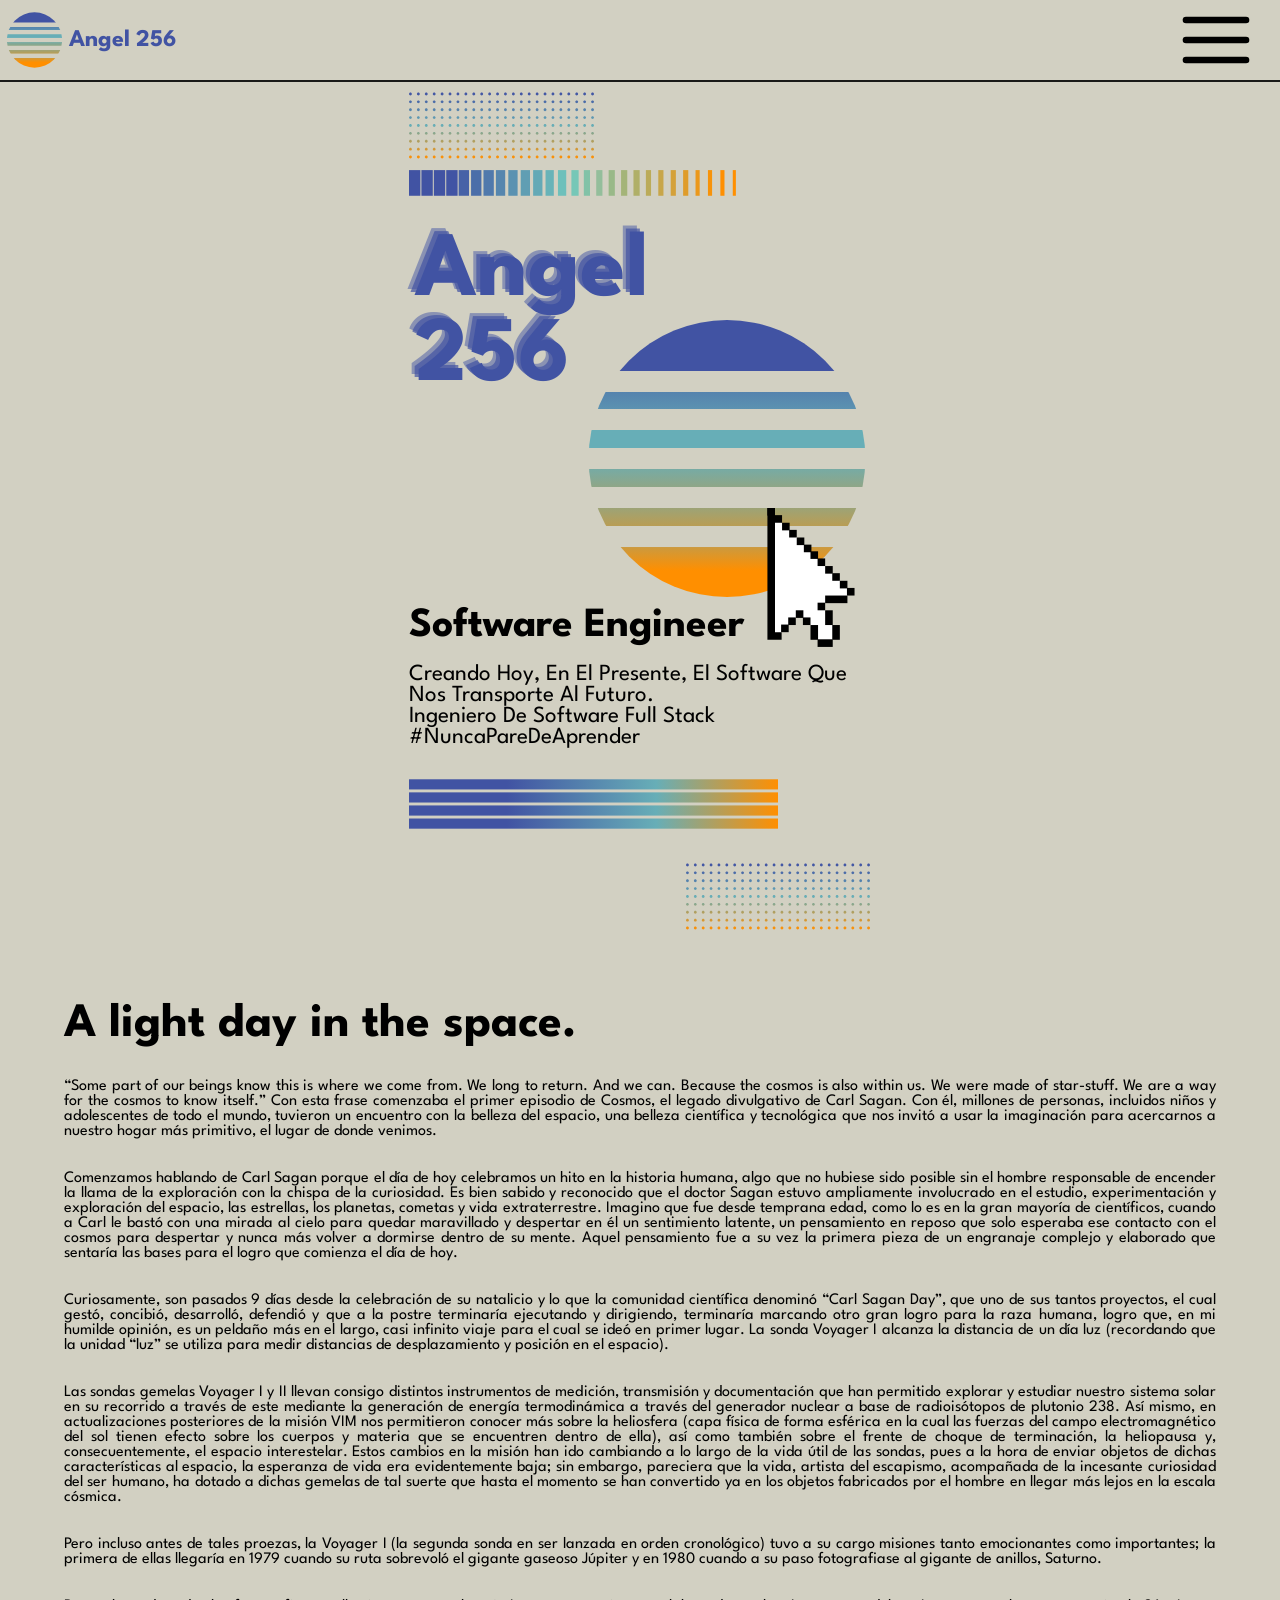
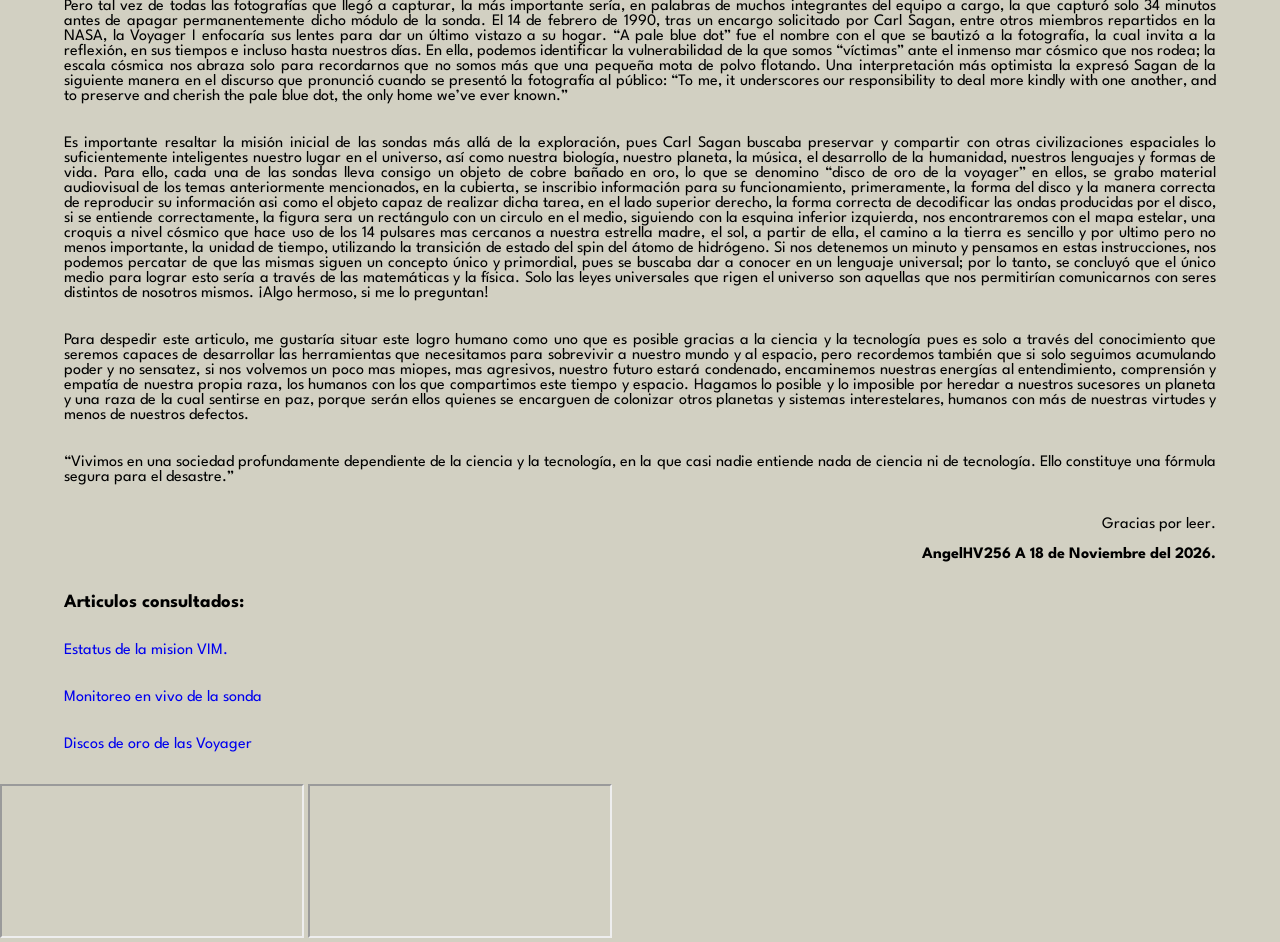
<file: index.html>
<!doctype html>
<html lang="en">
<head>
    <meta charset="UTF-8">
    <meta name="viewport" content="width=device-width, initial-scale=1">
    <title>AngelHV256</title>
    <link rel="stylesheet" href="css/styles.css">
</head>
<body>
<nav class="navbar">
    <div class="logo">
        <a href="#">
            <img src="assets/images/Elipse.svg" alt="Elipse"  class="elipse">
        </a>
        <p>Angel 256</p>
    </div>
    <img src="assets/images/menu.svg" alt="menu_icon" class="menu_icon">
    <div class="links">
        <a href="#">Inicio</a>
        <a href="#">Blog</a>
        <a href="#">Proyectos</a>
        <a href="#">CV</a>
        <a href="#">Contacto</a>
    </div>
</nav>
<div class="line"></div>
<main class="main">
    <div class="container">
        <img src="assets/images/patron%20left.svg" alt="" class="pattern left">
        <img src="assets/images/patron%20left.svg" alt="" class="pattern rigth">
        <img src="assets/images/short%20line.svg" alt="" class="short-line">
        <h2 class="subtitle">Software Engineer</h2>
        <h1 class="title">Angel 256</h1>
        <div class="name">
            <h1>Angel HV</h1>
            <h1>256</h1>
        </div>
        <h3 class="name">Angel Gabriel Hernandez Velasco</h3>
        <img src="assets/images/long%20lines.svg" alt="" class="horizon-lines">
        <div class="lema">
            <p>Creando Hoy, En El Presente, El Software Que
                <br> Nos Transporte Al Futuro.</p>
            <p>Ingeniero De Software Full Stack</p>
            <p>#NuncaPareDeAprender</p>
        </div>
        <img class="elipse-main" src="assets/images/Elipse.svg" alt="Elipse">
        <img class="cursor" src="/assets/images/Cursor.svg" alt="Cursor">
    </div>
</main>

<article>
    <h2 class="blog_title">A light day in the space.</h2>
    <p class="blog_p">
        “Some part of our beings know this is where we come from. We long to return. And we can. Because the cosmos is also within us. We were made of star-stuff. We are a way for the cosmos to know itself.” Con esta frase comenzaba el primer episodio de Cosmos, el legado divulgativo de Carl Sagan. Con él, millones de personas, incluidos niños y adolescentes de todo el mundo, tuvieron un encuentro con la belleza del espacio, una belleza científica y tecnológica que nos invitó a usar la imaginación para acercarnos a nuestro hogar más primitivo, el lugar de donde venimos.
    </p>

    <p class="blog_p">
        Comenzamos hablando de Carl Sagan porque el día de hoy celebramos un hito en la historia humana, algo que no hubiese sido posible sin el hombre responsable de encender la llama de la exploración con la chispa de la curiosidad. Es bien sabido y reconocido que el doctor Sagan estuvo ampliamente involucrado en el estudio, experimentación y exploración del espacio, las estrellas, los planetas, cometas y vida extraterrestre. Imagino que fue desde temprana edad, como lo es en la gran mayoría de científicos, cuando a Carl le bastó con una mirada al cielo para quedar maravillado y despertar en él un sentimiento latente, un pensamiento en reposo que solo esperaba ese contacto con el cosmos para despertar y nunca más volver a dormirse dentro de su mente. Aquel pensamiento fue a su vez la primera pieza de un engranaje complejo y elaborado que sentaría las bases para el logro que comienza el día de hoy.
    </p>

    <p class="blog_p">
        Curiosamente, son pasados 9 días desde la celebración de su natalicio y lo que la comunidad científica denominó “Carl Sagan Day”, que uno de sus tantos proyectos, el cual gestó, concibió, desarrolló, defendió y que a la postre terminaría ejecutando y dirigiendo, terminaría marcando otro gran logro para la raza humana, logro que, en mi humilde opinión, es un peldaño más en el largo, casi infinito viaje para el cual se ideó en primer lugar. La sonda Voyager I alcanza la distancia de un día luz (recordando que la unidad “luz” se utiliza para medir distancias de desplazamiento y posición en el espacio).
    </p>

    <p class="blog_p">
        Las sondas gemelas Voyager I y II llevan consigo distintos instrumentos de medición, transmisión y documentación que han permitido explorar y estudiar nuestro sistema solar en su recorrido a través de este mediante la generación de energía termodinámica a través del generador nuclear a base de radioisótopos de plutonio 238. Así mismo, en actualizaciones posteriores de la misión VIM nos permitieron conocer más sobre la heliosfera (capa física de forma esférica en la cual las fuerzas del campo electromagnético del sol tienen efecto sobre los cuerpos y materia que se encuentren dentro de ella), así como también sobre el frente de choque de terminación, la heliopausa y, consecuentemente, el espacio interestelar. Estos cambios en la misión han ido cambiando a lo largo de la vida útil de las sondas, pues a la hora de enviar objetos de dichas características al espacio, la esperanza de vida era evidentemente baja; sin embargo, pareciera que la vida, artista del escapismo, acompañada de la incesante curiosidad del ser humano, ha dotado a dichas gemelas de tal suerte que hasta el momento se han convertido ya en los objetos fabricados por el hombre en llegar más lejos en la escala cósmica.
    </p>

    <p class="blog_p">
        Pero incluso antes de tales proezas, la Voyager I (la segunda sonda en ser lanzada en orden cronológico) tuvo a su cargo misiones tanto emocionantes como importantes; la primera de ellas llegaría en 1979 cuando su ruta sobrevoló el gigante gaseoso Júpiter y en 1980 cuando a su paso fotografiase al gigante de anillos, Saturno.
    </p>

    <!--    <p class="blog_p"></p>-->

    <p class="blog_p">
        Pero tal vez de todas las fotografías que llegó a capturar, la más importante sería, en palabras de muchos integrantes del equipo a cargo, la que capturó solo 34 minutos antes de apagar permanentemente dicho módulo de la sonda. El 14 de febrero de 1990, tras un encargo solicitado por Carl Sagan, entre otros miembros repartidos en la NASA, la Voyager I enfocaría sus lentes para dar un último vistazo a su hogar. “A pale blue dot” fue el nombre con el que se bautizó a la fotografía, la cual invita a la reflexión, en sus tiempos e incluso hasta nuestros días. En ella, podemos identificar la vulnerabilidad de la que somos “víctimas” ante el inmenso mar cósmico que nos rodea; la escala cósmica nos abraza solo para recordarnos que no somos más que una pequeña mota de polvo flotando. Una interpretación más optimista la expresó Sagan de la siguiente manera en el discurso que pronunció cuando se presentó la fotografía al público: “To me, it underscores our responsibility to deal more kindly with one another, and to preserve and cherish the pale blue dot, the only home we’ve ever known.”
    </p>

    <p class="blog_p">
        Es importante resaltar la misión inicial de las sondas más allá de la exploración, pues Carl Sagan buscaba preservar y compartir con otras civilizaciones espaciales lo suficientemente inteligentes nuestro lugar en el universo, así como nuestra biología, nuestro planeta, la música, el desarrollo de la humanidad, nuestros lenguajes y formas de vida. Para ello, cada una de las sondas lleva consigo un objeto de cobre bañado en oro, lo que se denomino “disco de oro de la voyager” en ellos, se grabo material audiovisual de los temas anteriormente mencionados, en la cubierta, se inscribio información para su funcionamiento, primeramente, la forma del disco y la manera correcta de reproducir su información asi como el objeto capaz de realizar dicha tarea, en el lado superior derecho, la forma correcta de decodificar las ondas producidas por el disco, si se entiende correctamente, la figura sera un rectángulo con un circulo en el medio, siguiendo con la esquina inferior izquierda, nos encontraremos con el mapa estelar, una croquis a nivel cósmico que hace uso de los 14 pulsares mas cercanos a nuestra estrella madre, el sol, a partir de ella, el camino a la tierra es sencillo y por ultimo pero no menos importante, la unidad de tiempo, utilizando la transición de estado del spin del átomo de hidrógeno. Si nos detenemos un minuto y pensamos en estas instrucciones, nos podemos percatar de que las mismas siguen un concepto único y primordial, pues se buscaba dar a conocer en un lenguaje universal; por lo tanto, se concluyó que el único medio para lograr esto sería a través de las matemáticas y la física. Solo las leyes universales que rigen el universo son aquellas que nos permitirían comunicarnos con seres distintos de nosotros mismos. ¡Algo hermoso, si me lo preguntan!
    </p>

    <p class="blog_p">
        Para despedir este articulo, me gustaría situar este logro humano como uno que es posible gracias a la ciencia y la tecnología pues es solo a través del conocimiento que seremos capaces de desarrollar las herramientas que necesitamos para sobrevivir a nuestro mundo y al espacio, pero recordemos también que si solo seguimos acumulando poder y no sensatez, si nos volvemos un poco mas miopes, mas agresivos, nuestro futuro estará condenado, encaminemos nuestras energías al entendimiento, comprensión y empatía de nuestra propia raza, los humanos con los que compartimos este tiempo y espacio. Hagamos lo posible y lo imposible por heredar a nuestros sucesores un planeta y una raza de la cual sentirse en paz, porque serán ellos quienes se encarguen de colonizar otros planetas y sistemas interestelares, humanos con más de nuestras virtudes y menos de nuestros defectos.
    </p>

    <p class="blog_p">
        “Vivimos en una sociedad profundamente dependiente de la ciencia y la tecnología, en la que casi nadie entiende nada de ciencia ni de tecnología. Ello constituye una fórmula segura para el desastre.”
    </p>

    <p class="blog_p rigth-side">
        Gracias por leer.
        <br><br>
        <b>AngelHV256 A 18 de Noviembre del 2026.</b>
    </p>

    <h3 class="blog_subtitle">Articulos consultados:</h3>
    <p class="blog_p">
        <a href="https://science.nasa.gov/mission/voyager/where-are-voyager-1-and-voyager-2-now/">Estatus de la mision VIM.</a>
    </p>

    <p class="blog_p">
        <a href="https://eyes.nasa.gov/apps/solar-system/#/sc_voyager_2">Monitoreo en vivo de la sonda</a>
    </p>

    <p class="blog_p">
        <a href="https://ciencia.nasa.gov/universo/el-disco-de-oro/">Discos de oro de las Voyager</a>
    </p>

    <iframe src="https://eyes.nasa.gov/apps/solar-system/#/home?featured=false&detailPanel=false&search=false&shareButton=false&menu=false&collapseSettingsOptions=true&locked=true&hideExternalLinks=true" allowfullscreen ></iframe>

    <iframe src="https://eyes.nasa.gov/apps/solar-system/#/story/voyager_one_day_light_time?featured=false&detailPanel=false&search=false&shareButton=false&menu=false&collapseSettingsOptions=true&hideFullScreenToggle=true&locked=true&hideExternalLinks=true" allowfullscreen ></iframe>
</article>

</body>
</html>
</file>
<file: css/styles.css>
:root {
    --background-color: #D2D0C2;
}

* {
    margin: 0;
    padding: 0;
    box-sizing: border-box;
}

img {
    width: 100px;
    height: 100px;
}

@font-face {
    font-family: "LeagueSpartan";
    src: url("../assets/fonts/LeagueSpartan-VariableFont_wght.ttf") format("truetype");
}

body {
    background-color: var(--background-color);
    font-family: LeagueSpartan, serif;
}

.navbar {
    width: 100%;
    height: 80px;
    display: flex;
    justify-content: space-between;
    position: relative;
    z-index: 2;
    background-color: var(--background-color);
}

.logo {
    width: 40%;
    height: 100%;
    display: flex;

}

.logo a {
    width: auto;
    height: 100%;
    display: flex;
    align-items: center;
    justify-content: center;
}

.logo a img {
    width: 80%;
    height: 80%;
}

.logo p {
    color: #4153A3;
    font-weight: bold;
    margin: auto 0;
    font-size: 24px;
}

.menu_icon {
    width: 10%;
    height: 100%;
}

.links {
    display: none;
}

.line {
    width: 100%;
    border: 1px solid #1A1A18;
}

/* ---------------------------------------------------
    Section main
--------------------------------------------------- */

.main {
    position: relative;
    aspect-ratio: 9 / 16;
    width: min(100%, calc((100dvh - 80px) * 9 / 16));
    margin-inline: auto;
    container-type: inline-size;
}

.left {
    position: absolute;
    width: 40cqw;
    height: 58cqw;
    left: 0;
    top: -11%;
}

.rigth {
    position: absolute;
    width: 40cqw;
    height: 58cqw;
    right: 0;
    top: 83%;
}

.short-line {
    position: absolute;
    width: 71cqw;
    height: 3.2%;
    top: 19cqw;
    left: 0;
}

.title {
    position: absolute;
    left: 1.2cqw;
    top: 18%;
    width: 60%;
    text-align: left;
    font-weight: bold;
    color: #4153A3;
    z-index: 1;
    text-shadow: -0.7cqw -0.7cqw rgb(65 83 163 / 0.7),
    -1.4cqw -1.4cqw rgb(65 83 163 / 0.5);
    font-size: 20cqw;
}

.horizon-lines {
    width: 80%;
    position: absolute;
    top: 82%;
}

.elipse-main {
    width: 62cqw;
    height: 60cqw;
    position: absolute;
    right: 0;
    top: 29%;
}

/*!**/
/*------------------------------------------------------*/
/*    Elementos ocultos (Version alternativa)*/
/*------------------------------------------------------*/
/**!*/

.name {
    display: none;
}

/*!**/
/*------------------------------------------------------*/
/**!*/

.cursor {
    position: absolute;
    top: 52%;
    right: 2%;
    height: 30cqw;
}

.subtitle {
    position: absolute;
    top: 64%;
    font-size: 9cqw;
}

.lema {
    position: absolute;
    top: 71%;
    font-size: 5cqw;
}

.blog_title {
    margin: 100px auto 0 auto;
    font-size: 48px;
    width: 90%;
}

.blog_subtitle {
    width: 90%;
    margin: 0 auto;
}

.blog_p {
    width: 90%;
    margin: 32px auto;
    text-align: justify;
}

.rigth-side {
    text-align: right;
}

a {
    text-decoration: none;
}
</file>
